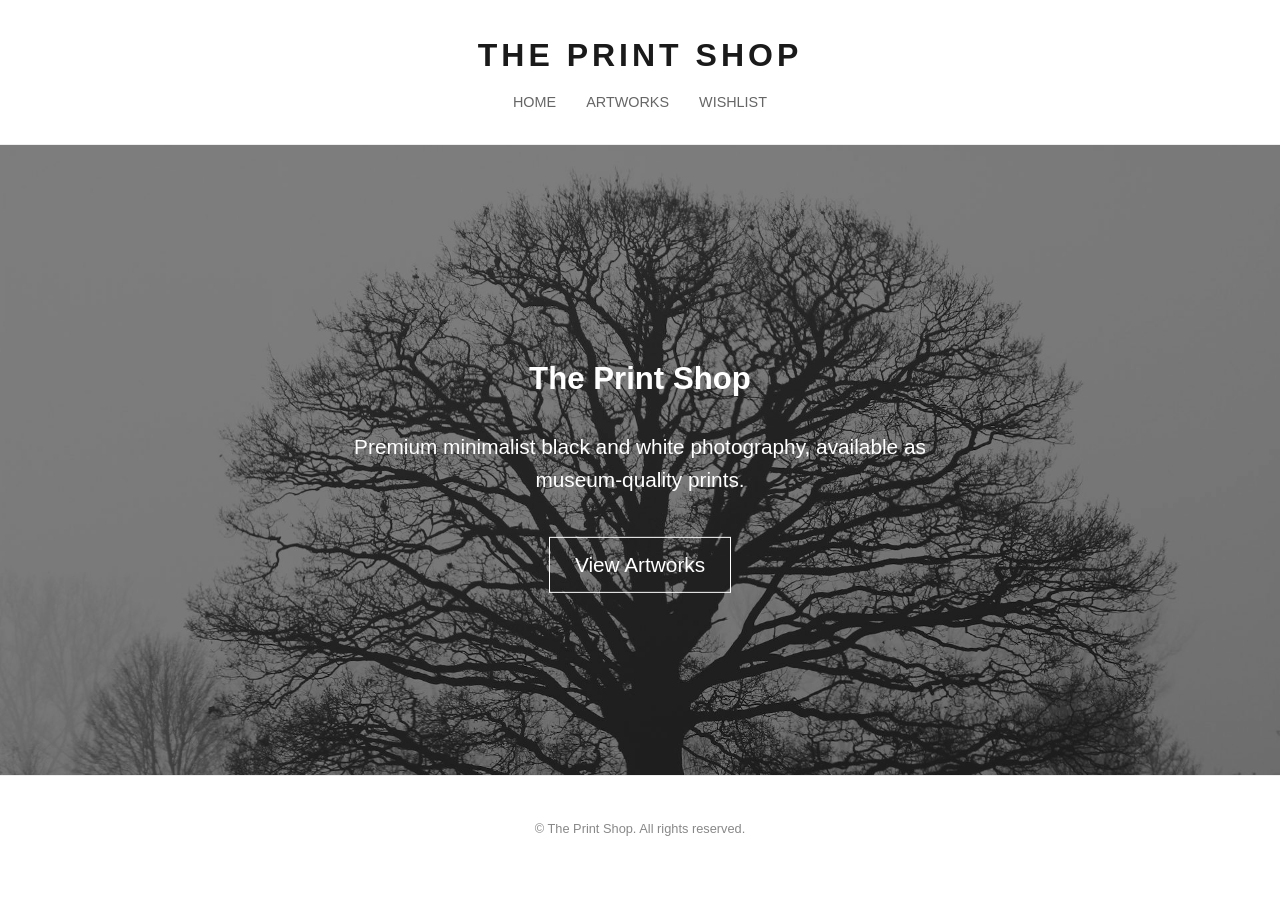
<file: index.html>
<!doctype html>
<html lang="en">
  <head>
    <meta charset="UTF-8" />
    <meta name="viewport" content="width=device-width, initial-scale=1.0" />
    <title>The Print Shop | Minimalist Photography</title>
    <link rel="stylesheet" href="css/main.css" />
  </head>
  <body>
    <header>
      <h1>The Print Shop</h1>
      <nav>
        <a href="index.html">Home</a>
        <a href="products.html">Artworks</a>
        <a href="cart.html">Wishlist</a>
      </nav>
    </header>

    <main class="home-main">
      <section class="hero">
        <div class="hero-image-container">
          <img src="img/art1.jpg" alt="Cover Image" class="hero-bg" />
          <div class="hero-overlay">
            <h2>The Print Shop</h2>
            <p>
              Premium minimalist black and white photography, available as
              museum-quality prints.
            </p>
            <a href="products.html" class="enter-btn">View Artworks</a>
          </div>
        </div>
      </section>
    </main>

    <footer>
      <p>&copy; The Print Shop. All rights reserved.</p>
    </footer>
  </body>
</html>
</file>
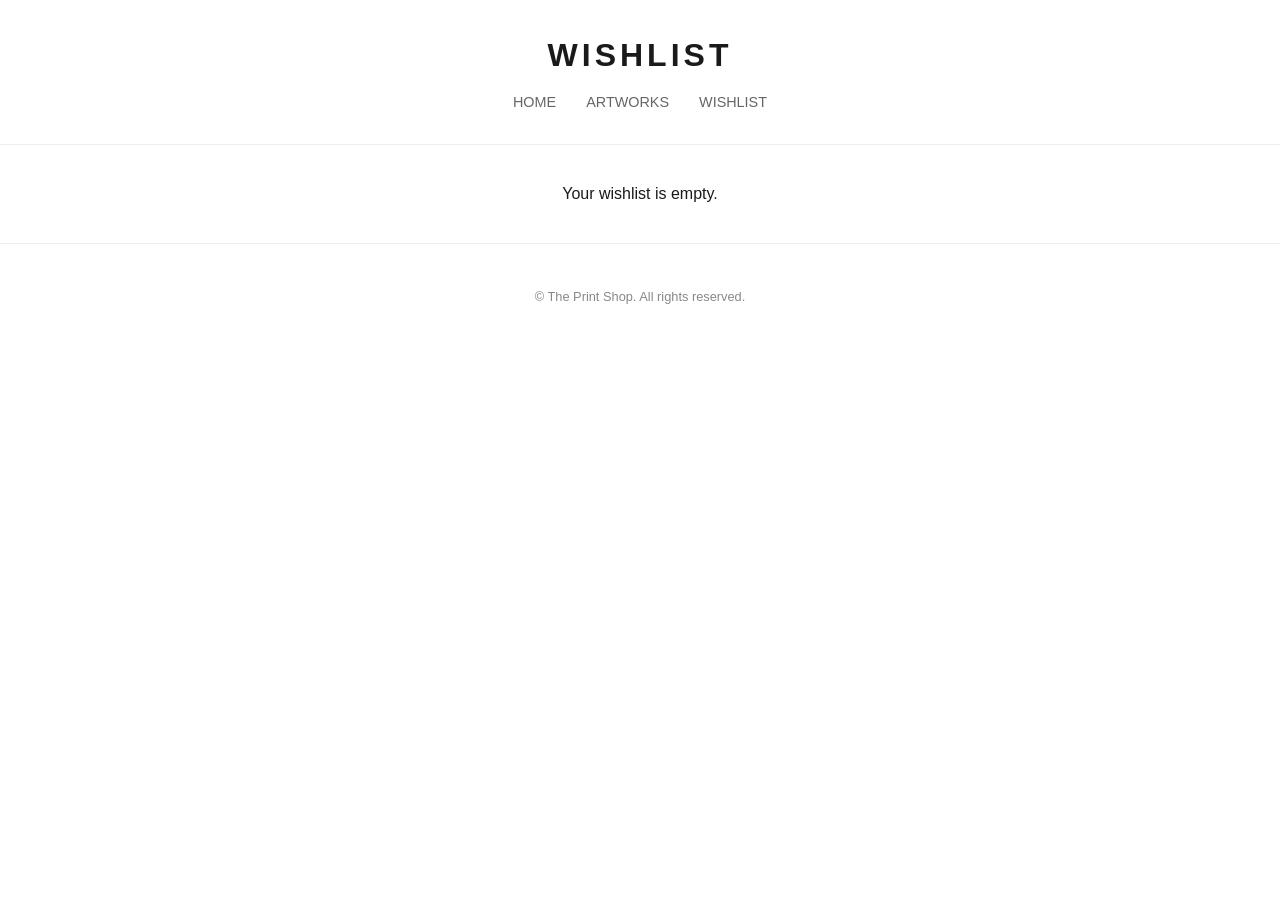
<file: cart.html>
<!doctype html>
<html lang="en">
  <head>
    <meta charset="UTF-8" />
    <meta name="viewport" content="width=device-width, initial-scale=1.0" />
    <title>Wishlist - The Street Museum</title>
    <link rel="stylesheet" href="css/main.css" />
  </head>
  <body>
    <header>
      <h1>Wishlist</h1>
      <nav>
        <a href="index.html">Home</a>
        <a href="products.html">Artworks</a>
        <a href="cart.html">Wishlist</a>
      </nav>
    </header>

    <main>
      <div id="wishlist-container" class="product-grid"></div>
    </main>

    <script src="js/cart.js"></script>
  </body>
  <footer>
    <p>&copy; The Print Shop. All rights reserved.</p>
  </footer>
</html>
</file>
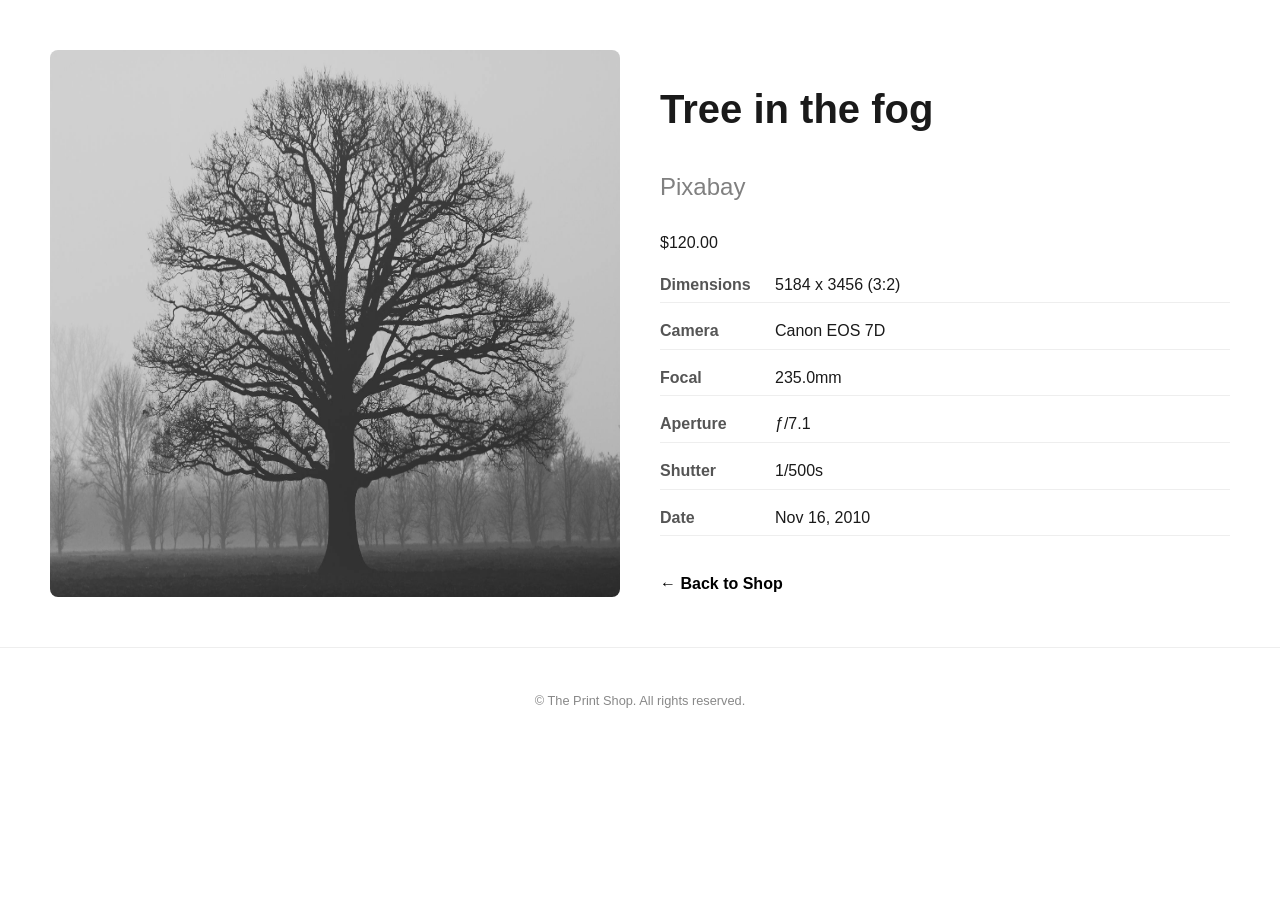
<file: product.html>
<!doctype html>
<html lang="en">
  <head>
    <meta charset="UTF-8" />
    <meta name="viewport" content="width=device-width, initial-scale=1.0" />
    <link rel="stylesheet" href="css/main.css" />
    <title>Tree in the fog - The Print Shop</title>
  </head>
  <body>
    <div class="product-page">
      <img src="img/art1.jpg" class="main-img" />

      <div class="info">
        <h1>Tree in the fog</h1>
        <p class="artist">Pixabay</p>

        <p class="price">$120.00</p>

        <div class="specs">
          <div><span>Dimensions</span>5184 x 3456 (3:2)</div>
          <div><span>Camera</span>Canon EOS 7D</div>
          <div><span>Focal</span>235.0mm</div>
          <div><span>Aperture</span>ƒ/7.1</div>
          <div><span>Shutter</span>1/500s</div>
          <div><span>Date</span>Nov 16, 2010</div>
        </div>

        <a href="products.html" class="back">← Back to Shop</a>
      </div>
    </div>
  </body>
  <footer>
    <p>&copy; The Print Shop. All rights reserved.</p>
  </footer>
</html>
</file>
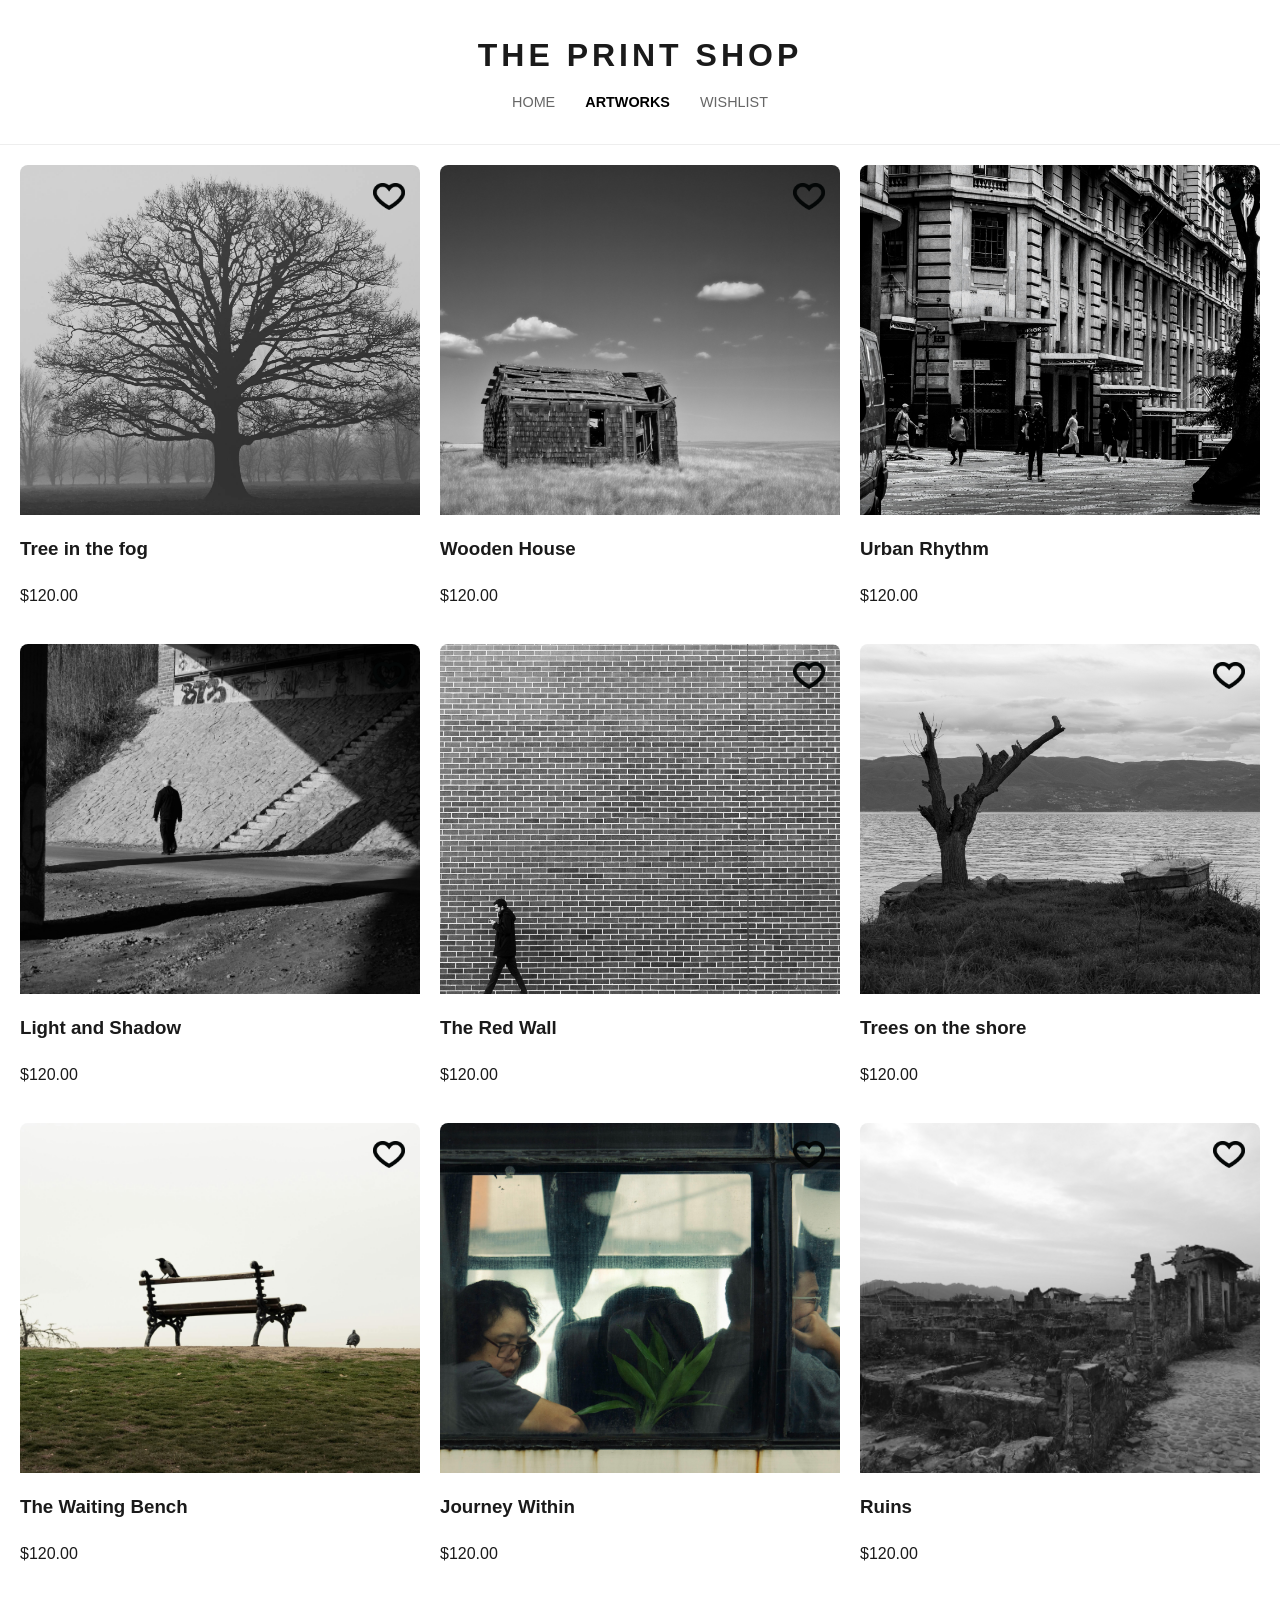
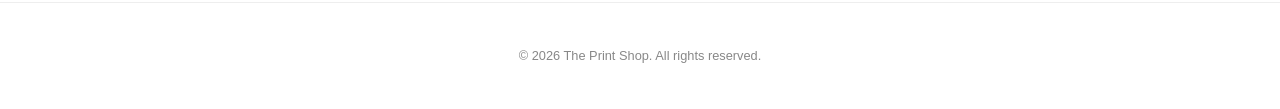
<file: products.html>
<!doctype html>
<html lang="en">
  <head>
    <meta charset="UTF-8" />
    <meta name="viewport" content="width=device-width, initial-scale=1.0" />
    <title>The Print Shop - Catalog</title>
    <link rel="stylesheet" href="css/main.css" />
  </head>
  <body>
    <header>
      <h1>The Print Shop</h1>
      <nav>
        <a href="index.html">Home</a>
        <a href="products.html" class="active">Artworks</a>
        <a href="cart.html">Wishlist</a>
      </nav>
    </header>

    <main>
      <div class="product-grid">
        <div class="product-card">
          <a
            href="product.html?id=1&img=img/art1.jpg&title=The%20Silent%20Witness"
          >
            <img src="img/art1.jpg" alt="Tree in the fog" />
          </a>
          <img
            src="img/heart-outline.png"
            class="heart-outline"
            data-id="1"
            data-img="img/art1.jpg"
            alt="Add to favorites"
          />
          <div class="card-details">
            <h3>Tree in the fog</h3>
            <p class="price">$120.00</p>
          </div>
        </div>

        <div class="product-card">
          <img src="img/art2.jpg" alt="Wooden House" />
          <img
            src="img/heart-outline.png"
            class="heart-outline"
            data-id="2"
            data-img="img/art2.jpg"
            alt="Add to favorites"
          />
          <div class="card-details">
            <h3>Wooden House</h3>
            <p class="price">$120.00</p>
          </div>
        </div>

        <div class="product-card">
          <img src="img/art3.jpg" alt="Urban Rhythm" />
          <img
            src="img/heart-outline.png"
            class="heart-outline"
            data-id="3"
            data-img="img/art3.jpg"
            alt="Add to favorites"
          />
          <div class="card-details">
            <h3>Urban Rhythm</h3>
            <p class="price">$120.00</p>
          </div>
        </div>

        <div class="product-card">
          <img src="img/art4.jpg" alt="Light and Shadow" />
          <img
            src="img/heart-outline.png"
            class="heart-outline"
            data-id="4"
            data-img="img/art4.jpg"
            alt="Add to favorites"
          />
          <div class="card-details">
            <h3>Light and Shadow</h3>
            <p class="price">$120.00</p>
          </div>
        </div>

        <div class="product-card">
          <img src="img/art5.jpg" alt="The Red Wall" />
          <img
            src="img/heart-outline.png"
            class="heart-outline"
            data-id="5"
            data-img="img/art5.jpg"
            alt="Add to favorites"
          />
          <div class="card-details">
            <h3>The Red Wall</h3>
            <p class="price">$120.00</p>
          </div>
        </div>

        <div class="product-card">
          <img src="img/art6.jpg" alt="Trees on the shore" />
          <img
            src="img/heart-outline.png"
            class="heart-outline"
            data-id="6"
            data-img="img/art6.jpg"
            alt="Add to favorites"
          />
          <div class="card-details">
            <h3>Trees on the shore</h3>
            <p class="price">$120.00</p>
          </div>
        </div>

        <div class="product-card">
          <img src="img/art7.jpg" alt="The Waiting Bench" />
          <img
            src="img/heart-outline.png"
            class="heart-outline"
            data-id="7"
            data-img="img/art7.jpg"
            alt="Add to favorites"
          />
          <div class="card-details">
            <h3>The Waiting Bench</h3>
            <p class="price">$120.00</p>
          </div>
        </div>

        <div class="product-card">
          <img src="img/art8.jpg" alt="Journey Within" />
          <img
            src="img/heart-outline.png"
            class="heart-outline"
            data-id="8"
            data-img="img/art8.jpg"
            alt="Add to favorites"
          />
          <div class="card-details">
            <h3>Journey Within</h3>
            <p class="price">$120.00</p>
          </div>
        </div>

        <div class="product-card">
          <img src="img/art9.jpg" alt="ruins" />
          <img
            src="img/heart-outline.png"
            class="heart-outline"
            data-id="9"
            data-img="img/art9.jpg"
            alt="Add to favorites"
          />
          <div class="card-details">
            <h3>Ruins</h3>
            <p class="price">$120.00</p>
          </div>
        </div>
      </div>
    </main>

    <footer>
      <p>&copy; 2026 The Print Shop. All rights reserved.</p>
    </footer>

    <script src="js/script.js"></script>
  </body>
</html>
</file>
<file: css/main.css>
/* Global styles */
body {
  margin: 0;
  font-family: Arial, sans-serif;
  color: #1a1a1a;
  line-height: 1.6;
}

/*header */
header {
  background-color: #fff;
  padding: 30px 20px;
  text-align: center;
  border-bottom: 1px solid #eee;
  position: sticky;
  top: 0;
  z-index: 1000;
}

header h1 {
  font-size: 2rem;
  letter-spacing: 4px;
  text-transform: uppercase;
  margin: 0 0 10px 0;
}

nav {
  display: flex;
  justify-content: center;
  gap: 30px;
}

nav a {
  text-decoration: none;
  color: #666;
  font-size: 0.9rem;
  text-transform: uppercase;
  transition: 0.3s;
}

nav a:hover,
nav a.active {
  color: #000;
  font-weight: bold;
}

/* grid layout for product listing */
.product-grid {
  display: grid;
  gap: 20px;
  padding: 20px;
}

/* 1 column on medium screens */
@media (min-width: 1024px) {
  .product-grid {
    grid-template-columns: repeat(3, 1fr);
  }
}

.product-card {
  position: relative;
  border-radius: 8px;
  overflow: hidden;
}

.product-card img:first-child {
  width: 100%;
  height: 350px;
  object-fit: cover;
  display: block;
}

.heart-outline {
  position: absolute;
  top: 15px;
  right: 15px;
  width: 32px;
  height: 32px;
  z-index: 10;
  cursor: pointer;
  object-fit: contain;
  background: transparent;
  transition: transform 0.2s;
}

.heart-outline:hover {
  transform: scale(1.1);
}

.hero {
  position: relative;
  height: 70vh;
  overflow: hidden;
}

.hero-bg {
  width: 100%;
  height: 100%;
  object-fit: cover;
  filter: grayscale(100%) brightness(0.6);
}

.hero-overlay {
  font-size: 1.3rem;
  position: absolute;
  top: 50%;
  left: 50%;
  transform: translate(-50%, -50%);
  text-align: center;
  color: white;
}

.enter-btn {
  display: inline-block;
  margin-top: 20px;
  padding: 10px 25px;
  border: 1px solid white;
  color: white;
  text-decoration: none;
  transition: 0.3s;
}

.enter-btn:hover {
  background: white;
  color: black;
}

footer {
  text-align: center;
  padding: 30px 0;
  border-top: 1px solid #eee;
  color: #888;
  font-size: 0.8rem;
}

.product-page {
  display: flex;
  flex-wrap: wrap;
  justify-content: center;
  gap: 40px;
  padding: 50px;
  max-width: 1200px;
  margin: 0 auto;
}

/* image area */
.main-img {
  flex: 1;
  min-width: 300px;
  max-width: 600px;
  height: auto;
  border-radius: 8px;
}

/* info area */
.info {
  flex: 1;
  min-width: 300px;
}

.info h1 {
  font-size: 2.5rem;
}

.artist {
  font-size: 1.5rem;
  color: gray;
}

.specs div {
  margin-bottom: 15px;
  border-bottom: 1px solid #eee;
  padding-bottom: 5px;
}

.specs span {
  font-weight: bold;
  margin-right: 15px;
  color: #555;
  display: inline-block;
  width: 100px;
}

.back {
  display: inline-block;
  margin-top: 20px;
  color: black;
  font-weight: bold;
  text-decoration: none;
}

.back:hover {
  text-decoration: underline;
}
</file>
